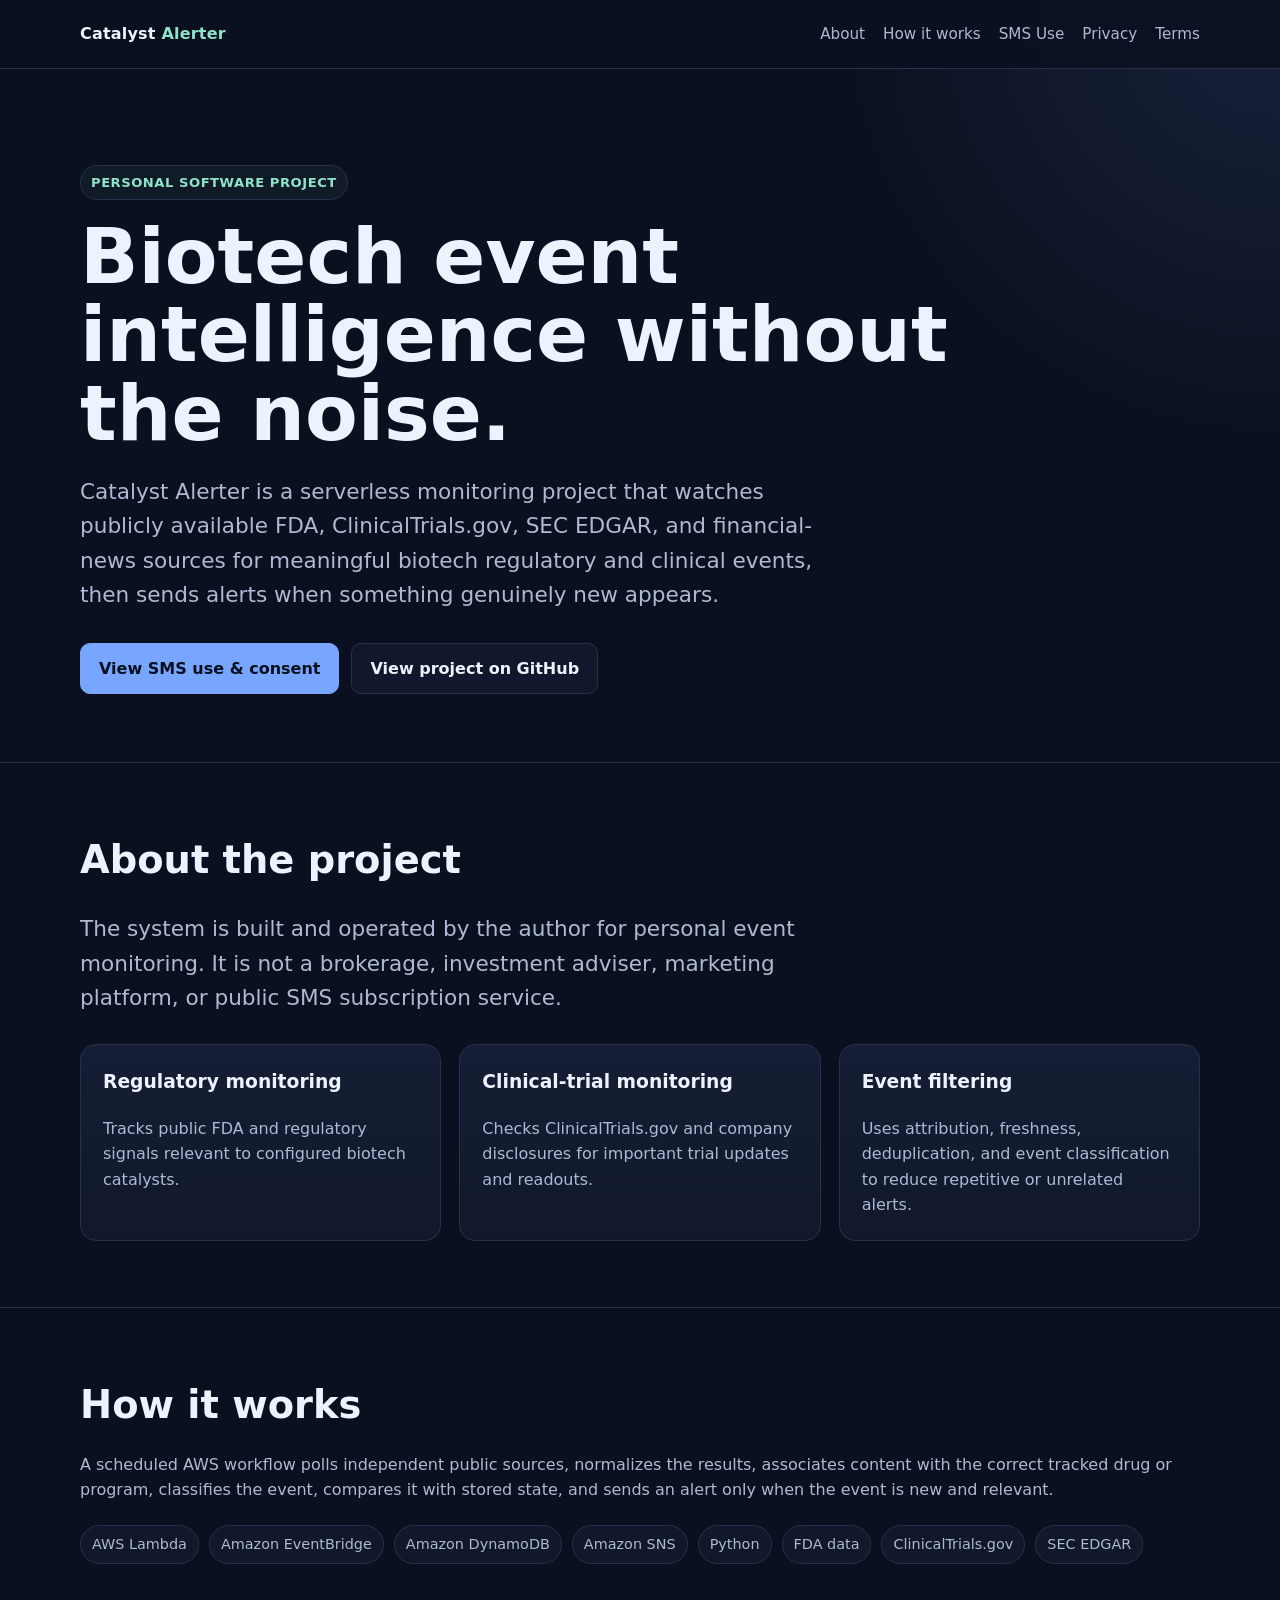
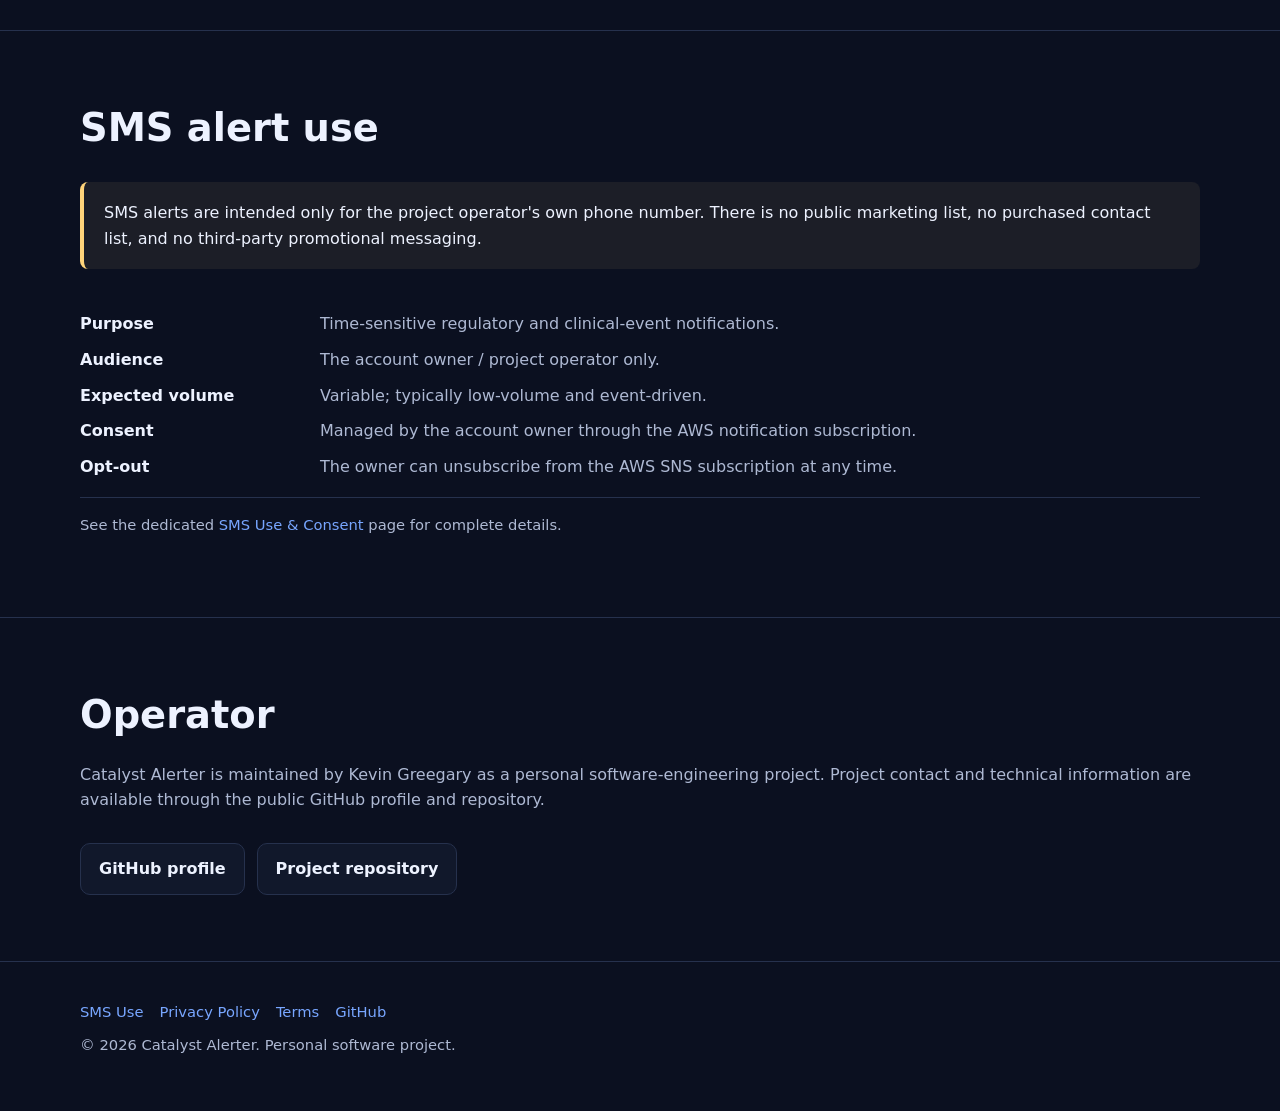
<file: index.html>
<!doctype html>
<html lang="en">
<head>
  <meta charset="utf-8">
  <meta name="viewport" content="width=device-width,initial-scale=1">
  <meta name="description" content="Catalyst Alerter is a personal biotech event intelligence project that monitors public regulatory, clinical-trial, SEC, and news sources and sends owner-operated alerts.">
  <title>Catalyst Alerter — Biotech Event Intelligence</title>
  <link rel="stylesheet" href="styles.css">
</head>
<body>
<header>
  <div class="container nav">
    <a class="brand" href="index.html">Catalyst <span>Alerter</span></a>
    <nav>
      <a href="#about">About</a>
      <a href="#how">How it works</a>
      <a href="sms.html">SMS Use</a>
      <a href="privacy.html">Privacy</a>
      <a href="terms.html">Terms</a>
    </nav>
  </div>
</header>

<main>
<section class="hero">
  <div class="container">
    <span class="eyebrow">Personal software project</span>
    <h1>Biotech event intelligence without the noise.</h1>
    <p class="lead">
      Catalyst Alerter is a serverless monitoring project that watches publicly available FDA,
      ClinicalTrials.gov, SEC EDGAR, and financial-news sources for meaningful biotech regulatory
      and clinical events, then sends alerts when something genuinely new appears.
    </p>
    <div class="actions">
      <a class="btn primary" href="sms.html">View SMS use & consent</a>
      <a class="btn secondary" href="https://github.com/K3v1njk/Catalyst_Alerter" rel="noopener">View project on GitHub</a>
    </div>
  </div>
</section>

<section class="section" id="about">
  <div class="container">
    <h2>About the project</h2>
    <p class="lead">
      The system is built and operated by the author for personal event monitoring. It is not a
      brokerage, investment adviser, marketing platform, or public SMS subscription service.
    </p>
    <div class="grid">
      <article class="card">
        <h3>Regulatory monitoring</h3>
        <p>Tracks public FDA and regulatory signals relevant to configured biotech catalysts.</p>
      </article>
      <article class="card">
        <h3>Clinical-trial monitoring</h3>
        <p>Checks ClinicalTrials.gov and company disclosures for important trial updates and readouts.</p>
      </article>
      <article class="card">
        <h3>Event filtering</h3>
        <p>Uses attribution, freshness, deduplication, and event classification to reduce repetitive or unrelated alerts.</p>
      </article>
    </div>
  </div>
</section>

<section class="section" id="how">
  <div class="container">
    <h2>How it works</h2>
    <p>
      A scheduled AWS workflow polls independent public sources, normalizes the results, associates
      content with the correct tracked drug or program, classifies the event, compares it with stored
      state, and sends an alert only when the event is new and relevant.
    </p>
    <div class="stack">
      <span class="pill">AWS Lambda</span>
      <span class="pill">Amazon EventBridge</span>
      <span class="pill">Amazon DynamoDB</span>
      <span class="pill">Amazon SNS</span>
      <span class="pill">Python</span>
      <span class="pill">FDA data</span>
      <span class="pill">ClinicalTrials.gov</span>
      <span class="pill">SEC EDGAR</span>
    </div>
  </div>
</section>

<section class="section">
  <div class="container">
    <h2>SMS alert use</h2>
    <div class="notice">
      SMS alerts are intended only for the project operator's own phone number. There is no public
      marketing list, no purchased contact list, and no third-party promotional messaging.
    </div>
    <div class="kv">
      <strong>Purpose</strong><span>Time-sensitive regulatory and clinical-event notifications.</span>
      <strong>Audience</strong><span>The account owner / project operator only.</span>
      <strong>Expected volume</strong><span>Variable; typically low-volume and event-driven.</span>
      <strong>Consent</strong><span>Managed by the account owner through the AWS notification subscription.</span>
      <strong>Opt-out</strong><span>The owner can unsubscribe from the AWS SNS subscription at any time.</span>
    </div>
    <p class="small">See the dedicated <a href="sms.html">SMS Use & Consent</a> page for complete details.</p>
  </div>
</section>

<section class="section">
  <div class="container">
    <h2>Operator</h2>
    <p>
      Catalyst Alerter is maintained by Kevin Greegary as a personal software-engineering project.
      Project contact and technical information are available through the public GitHub profile and repository.
    </p>
    <div class="actions">
      <a class="btn secondary" href="https://github.com/K3v1njk" rel="noopener">GitHub profile</a>
      <a class="btn secondary" href="https://github.com/K3v1njk/Catalyst_Alerter" rel="noopener">Project repository</a>
    </div>
  </div>
</section>
</main>

<footer>
  <div class="container">
    <div class="links">
      <a href="sms.html">SMS Use</a>
      <a href="privacy.html">Privacy Policy</a>
      <a href="terms.html">Terms</a>
      <a href="https://github.com/K3v1njk/Catalyst_Alerter">GitHub</a>
    </div>
    <div>© 2026 Catalyst Alerter. Personal software project.</div>
  </div>
</footer>
</body>
</html>
</file>
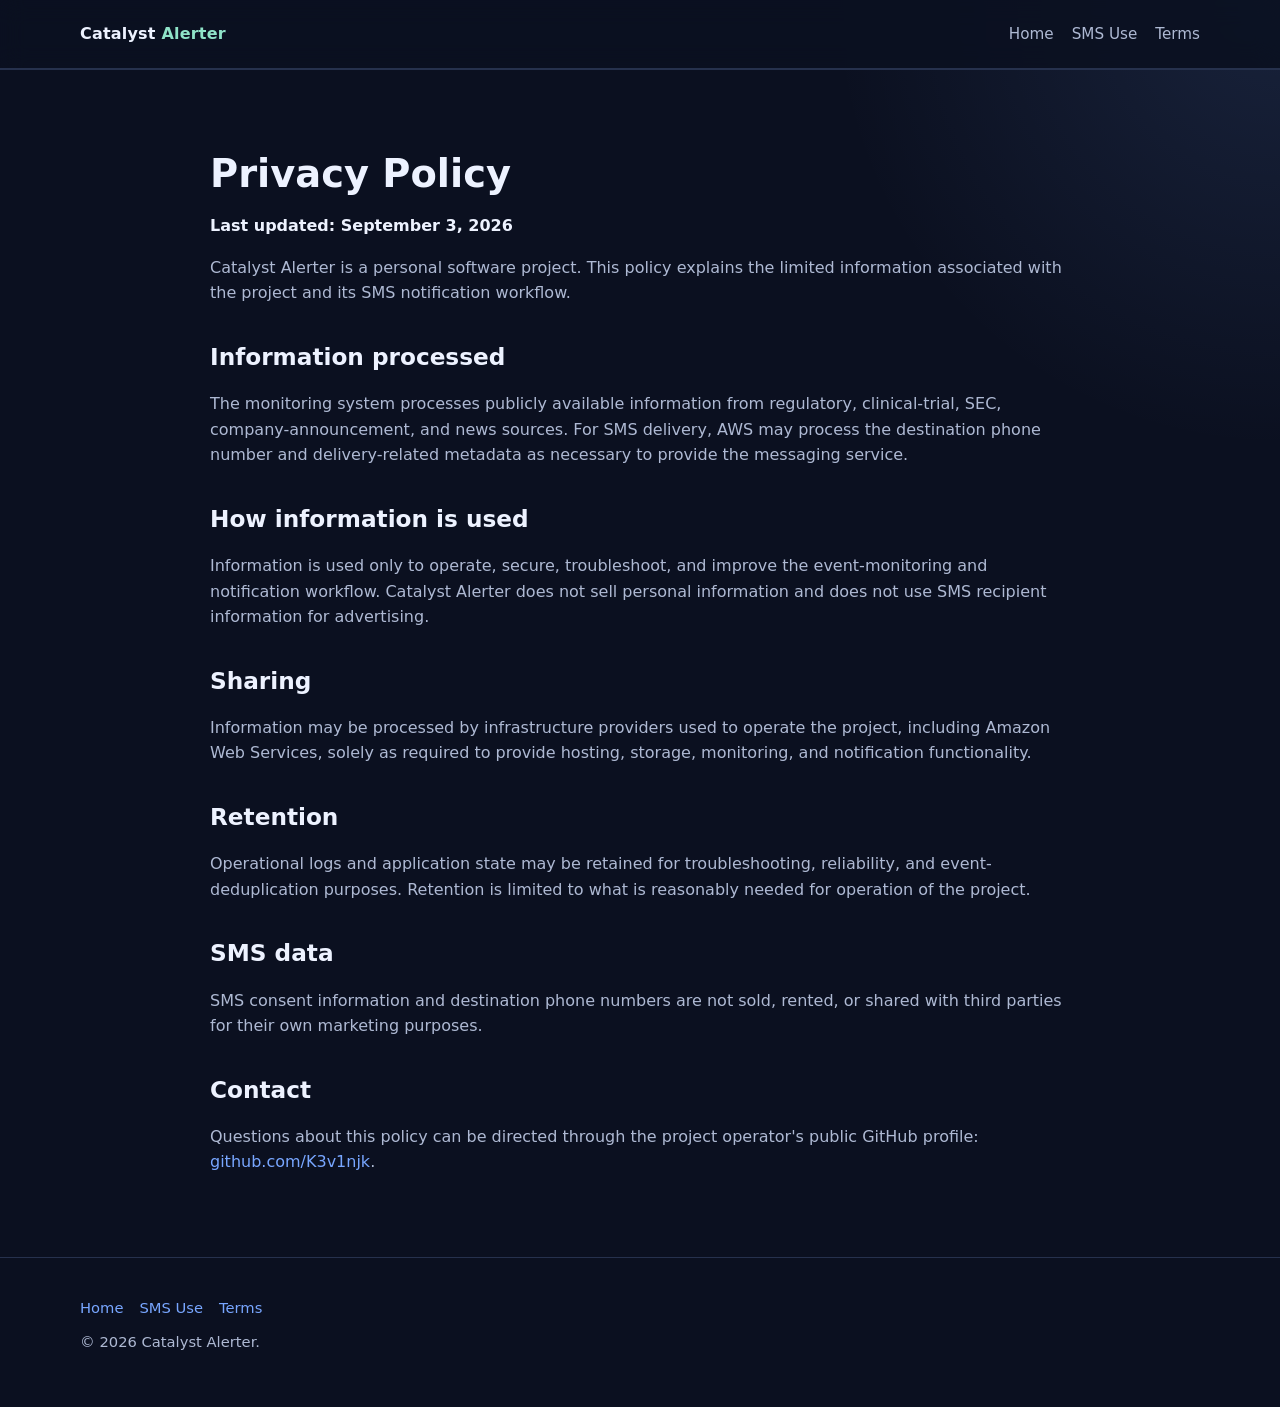
<file: privacy.html>
<!doctype html>
<html lang="en">
<head>
  <meta charset="utf-8"><meta name="viewport" content="width=device-width,initial-scale=1">
  <meta name="description" content="Privacy policy for Catalyst Alerter.">
  <title>Privacy Policy — Catalyst Alerter</title>
  <link rel="stylesheet" href="styles.css">
</head>
<body>
<header><div class="container nav"><a class="brand" href="index.html">Catalyst <span>Alerter</span></a>
<nav><a href="index.html">Home</a><a href="sms.html">SMS Use</a><a href="terms.html">Terms</a></nav></div></header>

<main class="section">
<div class="container prose">
  <h1>Privacy Policy</h1>
  <p><strong>Last updated: September 3, 2026</strong></p>

  <p>
    Catalyst Alerter is a personal software project. This policy explains the limited information
    associated with the project and its SMS notification workflow.
  </p>

  <h2>Information processed</h2>
  <p>
    The monitoring system processes publicly available information from regulatory, clinical-trial,
    SEC, company-announcement, and news sources. For SMS delivery, AWS may process the destination
    phone number and delivery-related metadata as necessary to provide the messaging service.
  </p>

  <h2>How information is used</h2>
  <p>
    Information is used only to operate, secure, troubleshoot, and improve the event-monitoring and
    notification workflow. Catalyst Alerter does not sell personal information and does not use SMS
    recipient information for advertising.
  </p>

  <h2>Sharing</h2>
  <p>
    Information may be processed by infrastructure providers used to operate the project, including
    Amazon Web Services, solely as required to provide hosting, storage, monitoring, and notification
    functionality.
  </p>

  <h2>Retention</h2>
  <p>
    Operational logs and application state may be retained for troubleshooting, reliability, and
    event-deduplication purposes. Retention is limited to what is reasonably needed for operation of
    the project.
  </p>

  <h2>SMS data</h2>
  <p>
    SMS consent information and destination phone numbers are not sold, rented, or shared with third
    parties for their own marketing purposes.
  </p>

  <h2>Contact</h2>
  <p>
    Questions about this policy can be directed through the project operator's public GitHub profile:
    <a href="https://github.com/K3v1njk">github.com/K3v1njk</a>.
  </p>
</div>
</main>

<footer><div class="container"><div class="links"><a href="index.html">Home</a><a href="sms.html">SMS Use</a><a href="terms.html">Terms</a></div>
<div>© 2026 Catalyst Alerter.</div></div></footer>
</body>
</html>
</file>
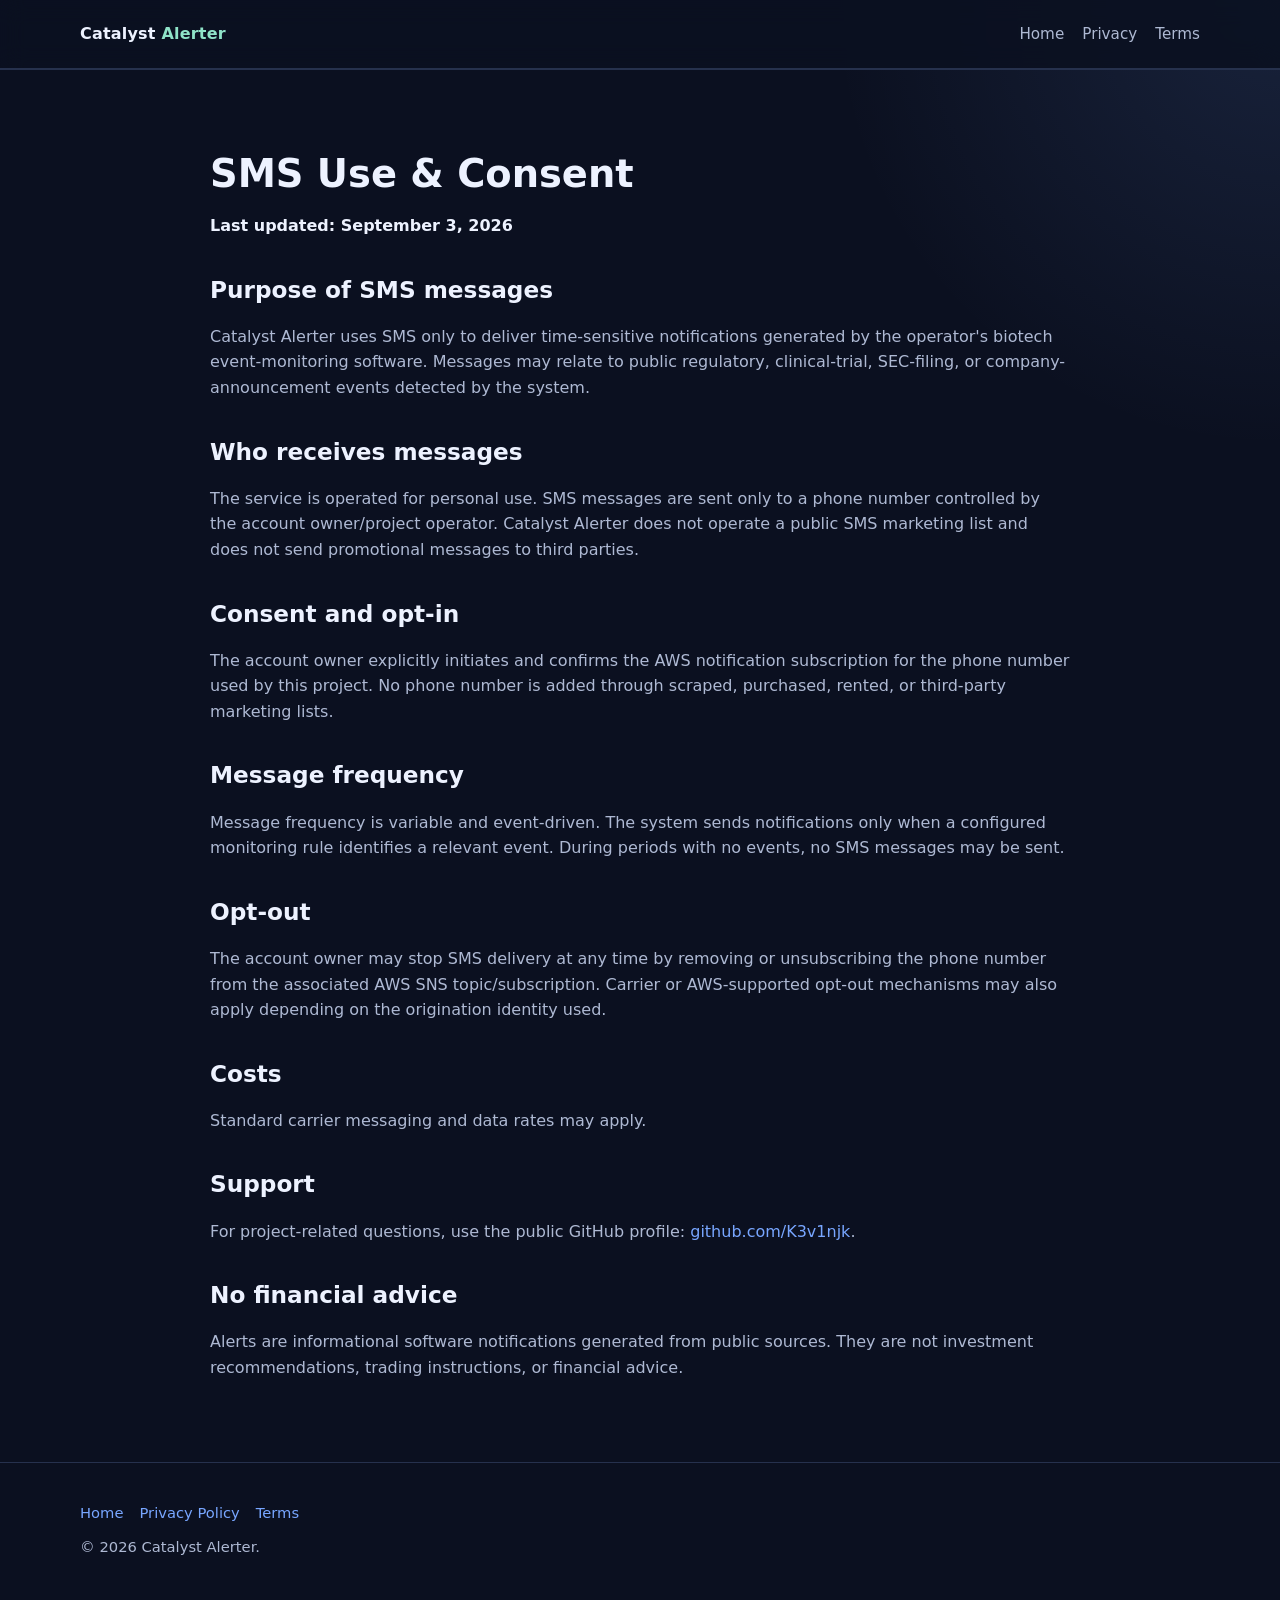
<file: sms.html>
<!doctype html>
<html lang="en">
<head>
  <meta charset="utf-8"><meta name="viewport" content="width=device-width,initial-scale=1">
  <meta name="description" content="SMS use and consent information for Catalyst Alerter.">
  <title>SMS Use & Consent — Catalyst Alerter</title>
  <link rel="stylesheet" href="styles.css">
</head>
<body>
<header><div class="container nav"><a class="brand" href="index.html">Catalyst <span>Alerter</span></a>
<nav><a href="index.html">Home</a><a href="privacy.html">Privacy</a><a href="terms.html">Terms</a></nav></div></header>

<main class="section">
<div class="container prose">
  <h1>SMS Use & Consent</h1>
  <p><strong>Last updated: September 3, 2026</strong></p>

  <h2>Purpose of SMS messages</h2>
  <p>
    Catalyst Alerter uses SMS only to deliver time-sensitive notifications generated by the
    operator's biotech event-monitoring software. Messages may relate to public regulatory,
    clinical-trial, SEC-filing, or company-announcement events detected by the system.
  </p>

  <h2>Who receives messages</h2>
  <p>
    The service is operated for personal use. SMS messages are sent only to a phone number
    controlled by the account owner/project operator. Catalyst Alerter does not operate a public
    SMS marketing list and does not send promotional messages to third parties.
  </p>

  <h2>Consent and opt-in</h2>
  <p>
    The account owner explicitly initiates and confirms the AWS notification subscription for the
    phone number used by this project. No phone number is added through scraped, purchased, rented,
    or third-party marketing lists.
  </p>

  <h2>Message frequency</h2>
  <p>
    Message frequency is variable and event-driven. The system sends notifications only when a
    configured monitoring rule identifies a relevant event. During periods with no events, no SMS
    messages may be sent.
  </p>

  <h2>Opt-out</h2>
  <p>
    The account owner may stop SMS delivery at any time by removing or unsubscribing the phone
    number from the associated AWS SNS topic/subscription. Carrier or AWS-supported opt-out
    mechanisms may also apply depending on the origination identity used.
  </p>

  <h2>Costs</h2>
  <p>Standard carrier messaging and data rates may apply.</p>

  <h2>Support</h2>
  <p>
    For project-related questions, use the public GitHub profile:
    <a href="https://github.com/K3v1njk">github.com/K3v1njk</a>.
  </p>

  <h2>No financial advice</h2>
  <p>
    Alerts are informational software notifications generated from public sources. They are not
    investment recommendations, trading instructions, or financial advice.
  </p>
</div>
</main>

<footer><div class="container"><div class="links"><a href="index.html">Home</a><a href="privacy.html">Privacy Policy</a><a href="terms.html">Terms</a></div>
<div>© 2026 Catalyst Alerter.</div></div></footer>
</body>
</html>
</file>
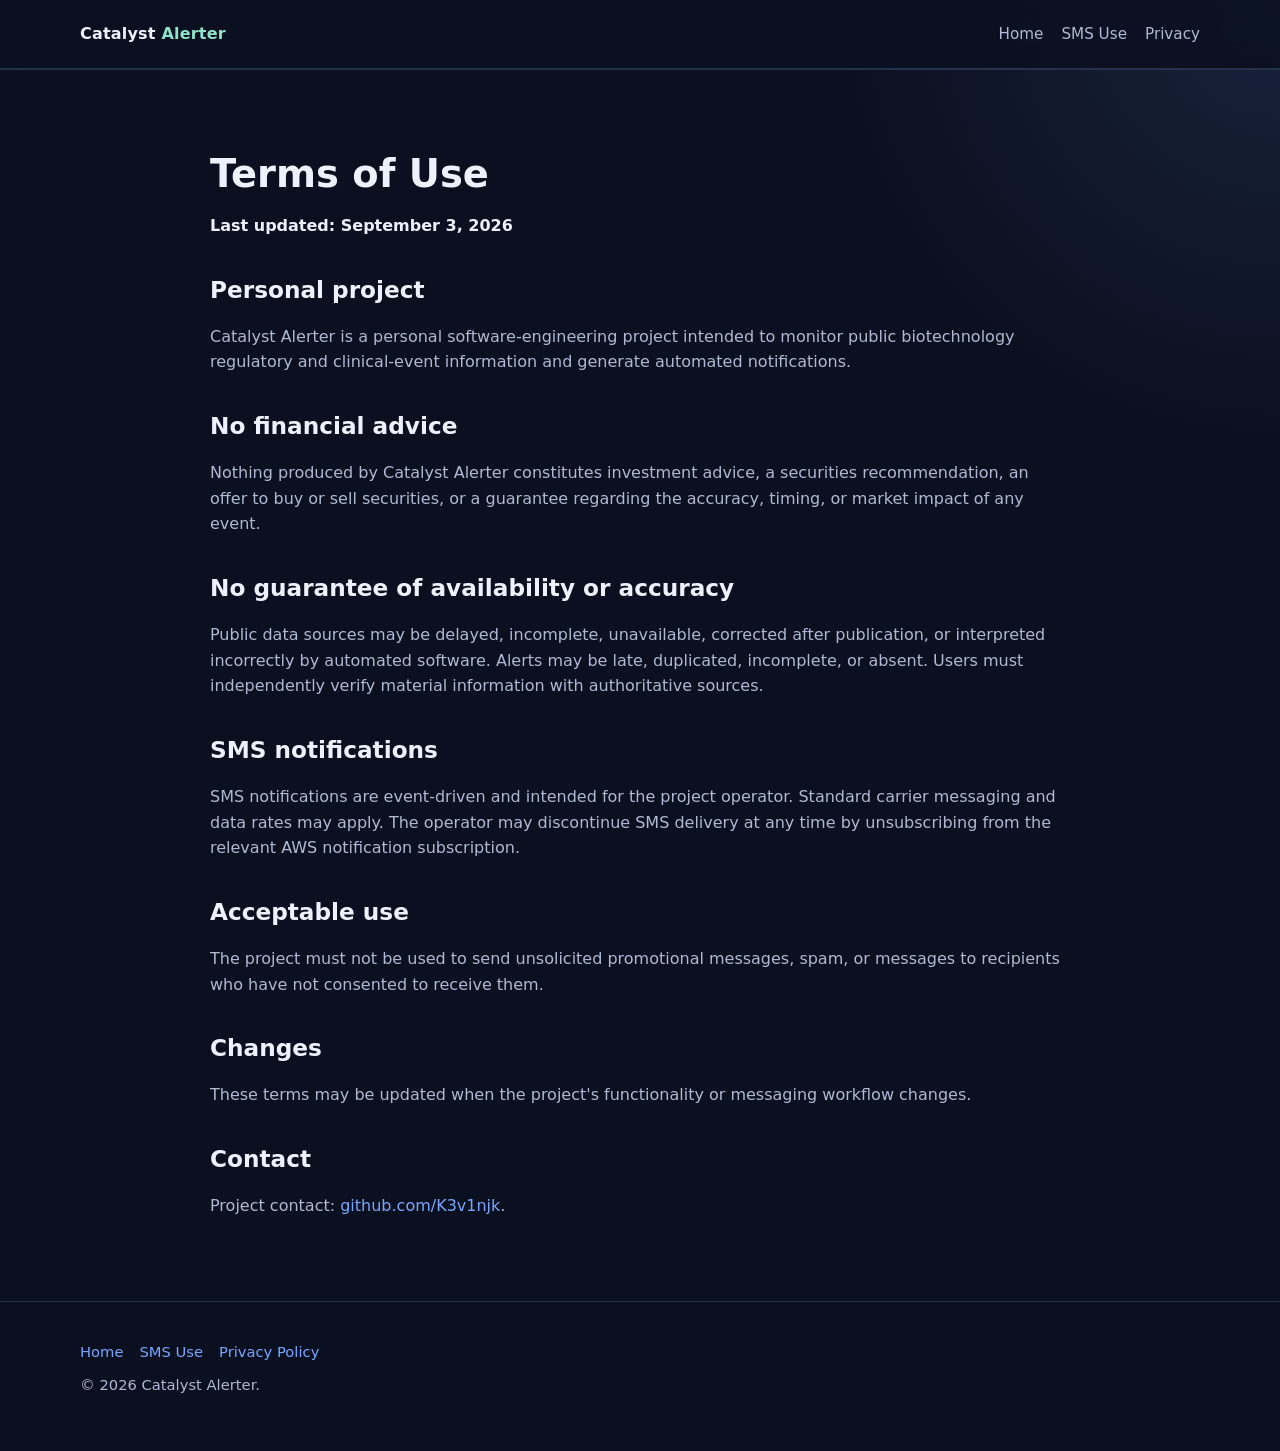
<file: terms.html>
<!doctype html>
<html lang="en">
<head>
  <meta charset="utf-8"><meta name="viewport" content="width=device-width,initial-scale=1">
  <meta name="description" content="Terms of use for Catalyst Alerter.">
  <title>Terms — Catalyst Alerter</title>
  <link rel="stylesheet" href="styles.css">
</head>
<body>
<header><div class="container nav"><a class="brand" href="index.html">Catalyst <span>Alerter</span></a>
<nav><a href="index.html">Home</a><a href="sms.html">SMS Use</a><a href="privacy.html">Privacy</a></nav></div></header>

<main class="section">
<div class="container prose">
  <h1>Terms of Use</h1>
  <p><strong>Last updated: September 3, 2026</strong></p>

  <h2>Personal project</h2>
  <p>
    Catalyst Alerter is a personal software-engineering project intended to monitor public
    biotechnology regulatory and clinical-event information and generate automated notifications.
  </p>

  <h2>No financial advice</h2>
  <p>
    Nothing produced by Catalyst Alerter constitutes investment advice, a securities recommendation,
    an offer to buy or sell securities, or a guarantee regarding the accuracy, timing, or market
    impact of any event.
  </p>

  <h2>No guarantee of availability or accuracy</h2>
  <p>
    Public data sources may be delayed, incomplete, unavailable, corrected after publication, or
    interpreted incorrectly by automated software. Alerts may be late, duplicated, incomplete, or
    absent. Users must independently verify material information with authoritative sources.
  </p>

  <h2>SMS notifications</h2>
  <p>
    SMS notifications are event-driven and intended for the project operator. Standard carrier
    messaging and data rates may apply. The operator may discontinue SMS delivery at any time by
    unsubscribing from the relevant AWS notification subscription.
  </p>

  <h2>Acceptable use</h2>
  <p>
    The project must not be used to send unsolicited promotional messages, spam, or messages to
    recipients who have not consented to receive them.
  </p>

  <h2>Changes</h2>
  <p>
    These terms may be updated when the project's functionality or messaging workflow changes.
  </p>

  <h2>Contact</h2>
  <p>
    Project contact:
    <a href="https://github.com/K3v1njk">github.com/K3v1njk</a>.
  </p>
</div>
</main>

<footer><div class="container"><div class="links"><a href="index.html">Home</a><a href="sms.html">SMS Use</a><a href="privacy.html">Privacy Policy</a></div>
<div>© 2026 Catalyst Alerter.</div></div></footer>
</body>
</html>
</file>
<file: styles.css>
:root{
  --bg:#0b1020;
  --panel:#11182b;
  --panel2:#151e34;
  --text:#edf2ff;
  --muted:#aeb9d3;
  --line:#26314d;
  --accent:#78a6ff;
  --accent2:#8fe3c8;
  --warn:#ffd47a;
  --max:1120px;
}
*{box-sizing:border-box}
html{scroll-behavior:smooth}
body{
  margin:0;
  font-family:Inter,ui-sans-serif,system-ui,-apple-system,BlinkMacSystemFont,"Segoe UI",sans-serif;
  background:
    radial-gradient(circle at top right, rgba(120,166,255,.12), transparent 28rem),
    var(--bg);
  color:var(--text);
  line-height:1.6;
}
a{color:var(--accent);text-decoration:none}
a:hover{text-decoration:underline}
.container{width:min(var(--max),calc(100% - 40px));margin:0 auto}
header{
  position:sticky;top:0;z-index:10;
  background:rgba(11,16,32,.88);
  backdrop-filter:blur(12px);
  border-bottom:1px solid var(--line);
}
.nav{display:flex;align-items:center;justify-content:space-between;min-height:68px;gap:24px}
.brand{font-weight:800;color:var(--text);letter-spacing:.2px}
.brand span{color:var(--accent2)}
nav{display:flex;gap:18px;flex-wrap:wrap}
nav a{color:var(--muted);font-size:.95rem}
nav a:hover{color:var(--text);text-decoration:none}
.hero{padding:96px 0 68px}
.eyebrow{
  display:inline-block;padding:6px 10px;border:1px solid var(--line);
  border-radius:999px;color:var(--accent2);font-size:.82rem;font-weight:700;
  letter-spacing:.04em;text-transform:uppercase;background:rgba(143,227,200,.05)
}
h1{font-size:clamp(2.4rem,6vw,5.2rem);line-height:1.02;margin:18px 0 20px;max-width:920px}
.lead{font-size:clamp(1.05rem,2vw,1.35rem);color:var(--muted);max-width:760px}
.actions{display:flex;gap:12px;flex-wrap:wrap;margin-top:30px}
.btn{
  display:inline-block;padding:12px 18px;border-radius:10px;font-weight:700;
  border:1px solid var(--line);text-decoration:none
}
.btn.primary{background:var(--accent);color:#08101f;border-color:var(--accent)}
.btn.secondary{color:var(--text);background:var(--panel)}
.btn:hover{text-decoration:none;transform:translateY(-1px)}
.section{padding:66px 0;border-top:1px solid var(--line)}
.section h2{font-size:clamp(1.7rem,3vw,2.5rem);margin:0 0 16px}
.section p{color:var(--muted)}
.grid{display:grid;grid-template-columns:repeat(3,1fr);gap:18px;margin-top:28px}
.card{
  background:linear-gradient(180deg,var(--panel2),var(--panel));
  border:1px solid var(--line);border-radius:16px;padding:22px
}
.card h3{margin-top:0}
.card p{margin-bottom:0}
.stack{
  display:flex;flex-wrap:wrap;gap:10px;margin-top:22px
}
.pill{
  padding:7px 11px;border:1px solid var(--line);border-radius:999px;
  color:var(--muted);font-size:.9rem;background:var(--panel)
}
.notice{
  border-left:4px solid var(--warn);
  background:rgba(255,212,122,.07);
  padding:18px 20px;border-radius:8px;margin:24px 0;color:var(--text)
}
.kv{
  display:grid;grid-template-columns:220px 1fr;gap:10px 20px;
  padding:18px 0;border-bottom:1px solid var(--line)
}
.kv strong{color:var(--text)}
.kv span{color:var(--muted)}
footer{padding:38px 0 54px;border-top:1px solid var(--line);color:var(--muted);font-size:.92rem}
footer .links{display:flex;gap:16px;flex-wrap:wrap;margin-bottom:10px}
.prose{max-width:860px}
.prose h1{font-size:2.4rem}
.prose h2{margin-top:2rem;font-size:1.45rem}
.prose p,.prose li{color:var(--muted)}
.prose strong{color:var(--text)}
.small{font-size:.92rem;color:var(--muted)}
@media (max-width:820px){
  .grid{grid-template-columns:1fr}
  .kv{grid-template-columns:1fr;gap:2px}
  nav{display:none}
  .hero{padding-top:72px}
}
</file>
